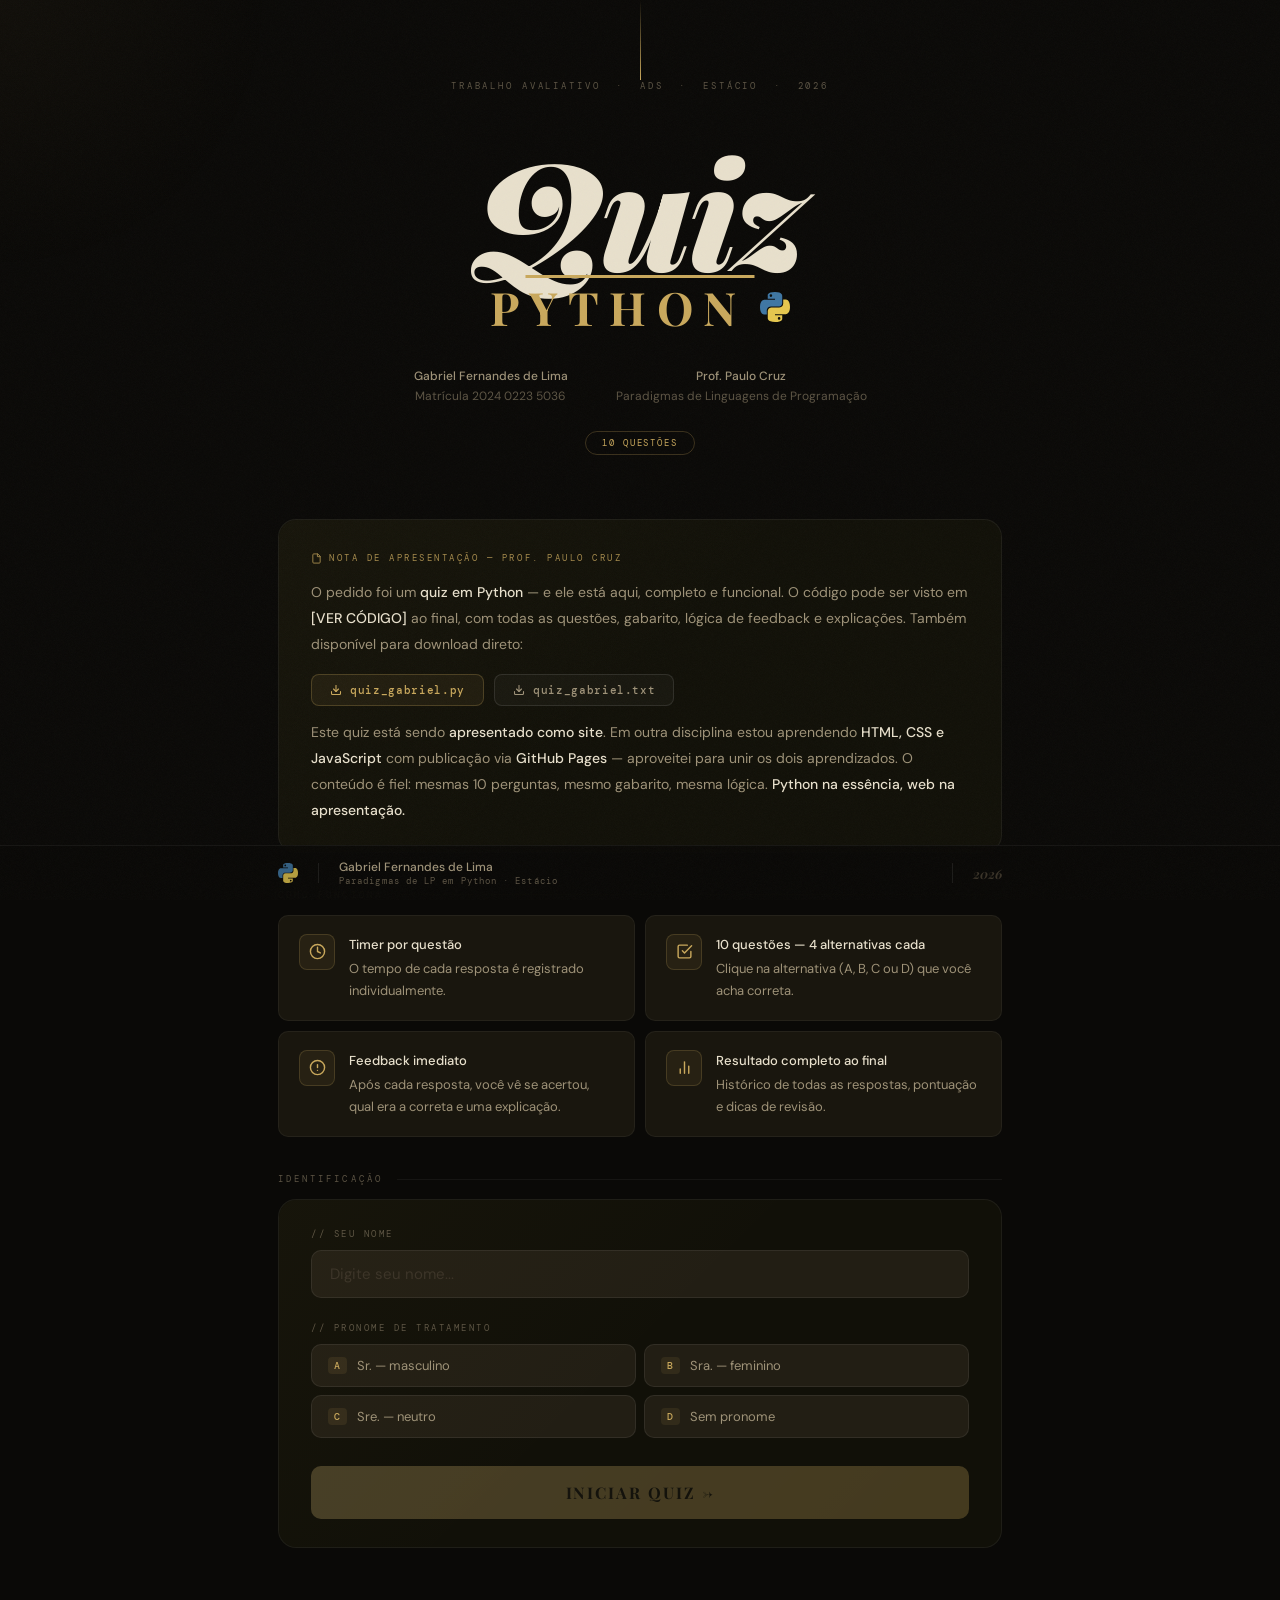
<file: index.html>
<!DOCTYPE html>
<html lang="pt-BR">
<head>
<meta charset="UTF-8">
<meta name="viewport" content="width=device-width,initial-scale=1.0">
<title>Quiz Python · Gabriel Fernandes de Lima</title>
<link rel="icon" type="image/svg+xml" href="data:image/svg+xml,%3Csvg xmlns='http://www.w3.org/2000/svg' viewBox='0 0 24 24'%3E%3Cpath fill='%234584b6' d='M11.914 0C5.82 0 6.2 2.656 6.2 2.656l.007 2.752h5.814v.826H3.89S0 5.789 0 11.969c0 6.18 3.403 5.96 3.403 5.96h2.031v-2.867s-.109-3.402 3.35-3.402h5.762s3.24.052 3.24-3.13V3.13S18.273 0 11.914 0z'/%3E%3Cpath fill='%23ffde57' d='M12.086 24c6.094 0 5.714-2.656 5.714-2.656l-.007-2.752H12v-.826h8.131S24 18.211 24 12.031c0-6.18-3.403-5.96-3.403-5.96h-2.031v2.867s.109 3.402-3.35 3.402H9.454s-3.24-.052-3.24 3.13V20.87S5.727 24 12.086 24z'/%3E%3C/svg%3E">
<link rel="preconnect" href="https://fonts.googleapis.com">
<link rel="preconnect" href="https://fonts.gstatic.com" crossorigin>
<link href="https://fonts.googleapis.com/css2?family=Playfair+Display:ital,wght@0,700;0,900;1,700;1,900&family=DM+Sans:ital,opsz,wght@0,9..40,300;0,9..40,400;0,9..40,500;1,9..40,300&family=DM+Mono:wght@400;500&display=swap" rel="stylesheet">
<link rel="stylesheet" href="styles.css">
</head>
<body>

<div id="cursor-glow"></div>

<div class="wrap">

<!-- ══ HEADER / HERO ══════════════════════ -->
<header class="site-header">
  <div class="hdr-eyebrow">Trabalho Avaliativo &nbsp;·&nbsp; ADS &nbsp;·&nbsp; Estácio &nbsp;·&nbsp; 2026</div>

  <h1 class="hdr-title">
    <span class="title-quiz">Quiz</span>
    <div class="title-py-row">
      <span class="title-python">Python</span>
      <svg class="title-py-svg" viewBox="0 0 24 24" xmlns="http://www.w3.org/2000/svg">
        <path fill="#4584b6" d="M11.914 0C5.82 0 6.2 2.656 6.2 2.656l.007 2.752h5.814v.826H3.89S0 5.789 0 11.969c0 6.18 3.403 5.96 3.403 5.96h2.031v-2.867s-.109-3.402 3.35-3.402h5.762s3.24.052 3.24-3.13V3.13S18.273 0 11.914 0zm-3.2 1.812a1.044 1.044 0 1 1 0 2.089 1.044 1.044 0 0 1 0-2.09z"/>
        <path fill="#ffde57" d="M12.086 24c6.094 0 5.714-2.656 5.714-2.656l-.007-2.752H12v-.826h8.131S24 18.211 24 12.031c0-6.18-3.403-5.96-3.403-5.96h-2.031v2.867s.109 3.402-3.35 3.402H9.454s-3.24-.052-3.24 3.13V20.87S5.727 24 12.086 24zm3.2-1.813a1.044 1.044 0 1 1 0-2.088 1.044 1.044 0 0 1 0 2.089z"/>
      </svg>
    </div>
  </h1>

  <div class="hdr-sub">
    <div class="hdr-meta-item">
      <strong>Gabriel Fernandes de Lima</strong>
      Matrícula 2024 0223 5036
    </div>
    <div class="hdr-meta-item">
      <strong>Prof. Paulo Cruz</strong>
      Paradigmas de Linguagens de Programação
    </div>
  </div>

  <div class="hdr-badge">10 questões</div>
</header>

<!-- ══ INTRO ══════════════════════════════ -->
<div class="screen active" id="screen-intro">

  <div class="card">
    <div class="prof-note">
      <div class="note-tag">
        <svg width="11" height="11" viewBox="0 0 24 24" fill="none" stroke="currentColor" stroke-width="2" stroke-linecap="round" stroke-linejoin="round"><path d="M14 2H6a2 2 0 0 0-2 2v16a2 2 0 0 0 2 2h12a2 2 0 0 0 2-2V8z"/><polyline points="14 2 14 8 20 8"/></svg>
        nota de apresentação — Prof. Paulo Cruz
      </div>
      <p>O pedido foi um <strong>quiz em Python</strong> — e ele está aqui, completo e funcional. O código pode ser visto em <strong>[VER CÓDIGO]</strong> ao final, com todas as questões, gabarito, lógica de feedback e explicações. Também disponível para download direto:</p>
      <div class="dl-row">
        <button class="dl-btn py" onclick="baixarPy()">
          <svg width="12" height="12" viewBox="0 0 24 24" fill="none" stroke="currentColor" stroke-width="2.2" stroke-linecap="round" stroke-linejoin="round"><path d="M21 15v4a2 2 0 0 1-2 2H5a2 2 0 0 1-2-2v-4"/><polyline points="7 10 12 15 17 10"/><line x1="12" y1="15" x2="12" y2="3"/></svg>
          quiz_gabriel.py
        </button>
        <button class="dl-btn txt" onclick="baixarTxt()">
          <svg width="12" height="12" viewBox="0 0 24 24" fill="none" stroke="currentColor" stroke-width="2.2" stroke-linecap="round" stroke-linejoin="round"><path d="M21 15v4a2 2 0 0 1-2 2H5a2 2 0 0 1-2-2v-4"/><polyline points="7 10 12 15 17 10"/><line x1="12" y1="15" x2="12" y2="3"/></svg>
          quiz_gabriel.txt
        </button>
      </div>
      <p>Este quiz está sendo <strong>apresentado como site</strong>. Em outra disciplina estou aprendendo <strong>HTML, CSS e JavaScript</strong> com publicação via <strong>GitHub Pages</strong> — aproveitei para unir os dois aprendizados. O conteúdo é fiel: mesmas 10 perguntas, mesmo gabarito, mesma lógica. <strong>Python na essência, web na apresentação.</strong></p>
    </div>
  </div>

  <div class="sec-label mt36">como funciona</div>

  <div class="how-it-works">
    <div class="how-item">
      <div class="how-icon">
        <svg width="17" height="17" viewBox="0 0 24 24" fill="none" stroke="currentColor" stroke-width="2" stroke-linecap="round" stroke-linejoin="round"><circle cx="12" cy="12" r="10"/><polyline points="12 6 12 12 16 14"/></svg>
      </div>
      <div class="how-text">
        <strong>Timer por questão</strong>
        O tempo de cada resposta é registrado individualmente.
      </div>
    </div>
    <div class="how-item">
      <div class="how-icon">
        <svg width="17" height="17" viewBox="0 0 24 24" fill="none" stroke="currentColor" stroke-width="2" stroke-linecap="round" stroke-linejoin="round"><path d="M9 11l3 3L22 4"/><path d="M21 12v7a2 2 0 0 1-2 2H5a2 2 0 0 1-2-2V5a2 2 0 0 1 2-2h11"/></svg>
      </div>
      <div class="how-text">
        <strong>10 questões — 4 alternativas cada</strong>
        Clique na alternativa (A, B, C ou D) que você acha correta.
      </div>
    </div>
    <div class="how-item">
      <div class="how-icon">
        <svg width="17" height="17" viewBox="0 0 24 24" fill="none" stroke="currentColor" stroke-width="2" stroke-linecap="round" stroke-linejoin="round"><circle cx="12" cy="12" r="10"/><line x1="12" y1="8" x2="12" y2="12"/><line x1="12" y1="16" x2="12.01" y2="16"/></svg>
      </div>
      <div class="how-text">
        <strong>Feedback imediato</strong>
        Após cada resposta, você vê se acertou, qual era a correta e uma explicação.
      </div>
    </div>
    <div class="how-item">
      <div class="how-icon">
        <svg width="17" height="17" viewBox="0 0 24 24" fill="none" stroke="currentColor" stroke-width="2" stroke-linecap="round" stroke-linejoin="round"><line x1="18" y1="20" x2="18" y2="10"/><line x1="12" y1="20" x2="12" y2="4"/><line x1="6" y1="20" x2="6" y2="14"/></svg>
      </div>
      <div class="how-text">
        <strong>Resultado completo ao final</strong>
        Histórico de todas as respostas, pontuação e dicas de revisão.
      </div>
    </div>
  </div>

  <div class="sec-label mt36">identificação</div>

  <div class="card form-card">
    <label class="field-lbl">// seu nome</label>
    <input class="field-input" type="text" id="input-nome" placeholder="Digite seu nome..." maxlength="40" autocomplete="off">

    <label class="field-lbl">// pronome de tratamento</label>
    <div class="pronome-grid">
      <button class="pronome-btn" data-pronome="Sr." onclick="selectPronome(this)"><span class="pk">A</span> Sr. — masculino</button>
      <button class="pronome-btn" data-pronome="Sra." onclick="selectPronome(this)"><span class="pk">B</span> Sra. — feminino</button>
      <button class="pronome-btn" data-pronome="Sre." onclick="selectPronome(this)"><span class="pk">C</span> Sre. — neutro</button>
      <button class="pronome-btn" data-pronome="" onclick="selectPronome(this)"><span class="pk">D</span> Sem pronome</button>
    </div>

    <button class="btn-start" id="btn-iniciar" onclick="iniciarQuiz()" disabled>Iniciar Quiz →</button>
  </div>

</div><!-- /intro -->

<!-- ══ QUESTÃO ═══════════════════════════ -->
<div class="screen" id="screen-questao">

  <div class="q-topbar">
    <div class="prog-wrap">
      <div class="prog-meta">
        <span id="prog-label">Pergunta 1 de 10</span>
        <span id="prog-pct">0%</span>
      </div>
      <div class="prog-track">
        <div class="prog-fill" id="prog-fill" style="width:0%"></div>
      </div>
    </div>
    <div class="chips">
      <div class="chip" id="placar-chip">0 acerto(s)</div>
      <div class="chip timer-chip" id="timer-display">00s</div>
    </div>
  </div>

  <div id="questao-anchor"></div>

  <div class="card q-card">
    <div class="q-header">
      <div class="q-num-badge">
        <span class="q-num-n" id="q-num-n">01</span>
        <span class="q-num-label">questão</span>
      </div>
      <div class="q-header-info">
        <div class="q-label" id="q-label-topico">—</div>
        <div class="q-text" id="q-text"></div>
      </div>
    </div>
    <pre class="q-code" id="q-code"></pre>
  </div>

  <div id="q-demo-pre"></div>

  <div class="alts" id="q-alts"></div>

  <div class="feedback-box" id="feedback-box">
    <div class="fb-title" id="feedback-title"></div>
    <div class="fb-text" id="feedback-text"></div>
    <div class="fb-dica" id="feedback-dica"></div>
  </div>

  <div id="q-demo-post"></div>

  <button class="btn-next" id="btn-proxima" onclick="proximaQuestao()" style="display:none">Próxima →</button>

</div><!-- /questao -->

<!-- ══ RESULTADO ══════════════════════════ -->
<div class="screen" id="screen-resultado">

  <div class="card result-hero">
    <div class="score-ring-wrap">
      <svg class="score-ring" viewBox="0 0 180 180">
        <circle class="ring-track" cx="90" cy="90" r="82"/>
        <circle class="ring-fill" id="ring-fill" cx="90" cy="90" r="82"/>
      </svg>
      <div class="score-inner">
        <span class="score-num" id="res-num">0</span>
        <span class="score-den">DE 10</span>
      </div>
    </div>
    <div class="res-reaction" id="res-reaction"></div>
    <div class="res-pct" id="res-pct"></div>
  </div>

  <div class="hist-card card">
    <div class="hist-hdr">
      <span>#</span><span>Tópico</span><span>Status</span><span>Resposta</span><span>Tempo</span>
    </div>
    <div id="historico-lista"></div>
  </div>

  <div class="tips-card" id="card-dicas">
    <div class="tips-label">para revisar</div>
    <div id="dicas-lista"></div>
  </div>

  <div class="card actions-card">
    <svg class="py-icon" width="40" height="40" viewBox="0 0 24 24">
      <path fill="#4584b6" d="M11.914 0C5.82 0 6.2 2.656 6.2 2.656l.007 2.752h5.814v.826H3.89S0 5.789 0 11.969c0 6.18 3.403 5.96 3.403 5.96h2.031v-2.867s-.109-3.402 3.35-3.402h5.762s3.24.052 3.24-3.13V3.13S18.273 0 11.914 0zm-3.2 1.812a1.044 1.044 0 1 1 0 2.089 1.044 1.044 0 0 1 0-2.09z"/>
      <path fill="#ffde57" d="M12.086 24c6.094 0 5.714-2.656 5.714-2.656l-.007-2.752H12v-.826h8.131S24 18.211 24 12.031c0-6.18-3.403-5.96-3.403-5.96h-2.031v2.867s.109 3.402-3.35 3.402H9.454s-3.24-.052-3.24 3.13V20.87S5.727 24 12.086 24zm3.2-1.813a1.044 1.044 0 1 1 0-2.088 1.044 1.044 0 0 1 0 2.089z"/>
    </svg>
    <div class="act-title">Obrigado por testar</div>
    <div class="act-sub">Continue estudando — o mundo da tecnologia espera por você.</div>
    <div class="blink-hint">↓ código-fonte, terminal e downloads abaixo ↓</div>
    <div class="act-btns">
      <button class="btn-act view" id="btn-toggle-codigo" onclick="toggleCodigo()">
        <svg width="13" height="13" viewBox="0 0 24 24" fill="none" stroke="currentColor" stroke-width="2.2" stroke-linecap="round" stroke-linejoin="round"><polyline points="16 18 22 12 16 6"/><polyline points="8 6 2 12 8 18"/></svg>
        VER CÓDIGO
      </button>
      <button class="btn-act term" id="btn-toggle-terminal" onclick="toggleTerminal()">
        <svg width="13" height="13" viewBox="0 0 24 24" fill="none" stroke="currentColor" stroke-width="2.2" stroke-linecap="round" stroke-linejoin="round"><polyline points="4 17 10 11 4 5"/><line x1="12" y1="19" x2="20" y2="19"/></svg>
        VER EM TERMINAL
      </button>
      <button class="btn-act dpy" onclick="baixarPy()">
        <svg width="13" height="13" viewBox="0 0 24 24" fill="none" stroke="currentColor" stroke-width="2.2" stroke-linecap="round" stroke-linejoin="round"><path d="M21 15v4a2 2 0 0 1-2 2H5a2 2 0 0 1-2-2v-4"/><polyline points="7 10 12 15 17 10"/><line x1="12" y1="15" x2="12" y2="3"/></svg>
        BAIXAR .PY
      </button>
      <button class="btn-act dtxt" onclick="baixarTxt()">
        <svg width="13" height="13" viewBox="0 0 24 24" fill="none" stroke="currentColor" stroke-width="2.2" stroke-linecap="round" stroke-linejoin="round"><path d="M21 15v4a2 2 0 0 1-2 2H5a2 2 0 0 1-2-2v-4"/><polyline points="7 10 12 15 17 10"/><line x1="12" y1="15" x2="12" y2="3"/></svg>
        BAIXAR .TXT
      </button>
      <button class="btn-act retry" onclick="reiniciar()">
        <svg width="13" height="13" viewBox="0 0 24 24" fill="none" stroke="currentColor" stroke-width="2.2" stroke-linecap="round" stroke-linejoin="round"><polyline points="1 4 1 10 7 10"/><path d="M3.51 15a9 9 0 1 0 .49-4.5"/></svg>
        TENTAR NOVAMENTE
      </button>
    </div>
  </div>

  <!-- CÓDIGO PYTHON -->
  <div class="code-section" id="section-codigo">
    <div class="code-header">
      <div class="code-header-left">
        <div class="code-dots">
          <span class="code-dot-r"></span>
          <span class="code-dot-y"></span>
          <span class="code-dot-g"></span>
        </div>
        quiz_gabriel.py
      </div>
      <button id="copy-btn" onclick="copiarCodigo()" style="display:flex;align-items:center;gap:6px;background:rgba(201,168,92,.08);border:1px solid rgba(201,168,92,.25);border-radius:6px;padding:5px 12px;color:var(--gold);font-family:var(--ff-mono);font-size:10px;letter-spacing:.1em;cursor:pointer;transition:all var(--t);" onmouseover="this.style.background='rgba(201,168,92,.14)'" onmouseout="this.style.background='rgba(201,168,92,.08)'">
        <svg width="11" height="11" viewBox="0 0 24 24" fill="none" stroke="currentColor" stroke-width="2.2" stroke-linecap="round" stroke-linejoin="round"><rect x="9" y="9" width="13" height="13" rx="2"/><path d="M5 15H4a2 2 0 0 1-2-2V4a2 2 0 0 1 2-2h9a2 2 0 0 1 2 2v1"/></svg>
        <span id="copy-label">Copiar</span>
      </button>
    </div>
    <div class="code-scroll">
      <pre id="codigo-block" style="font-family:var(--ff-mono);font-size:12px;color:var(--cream);line-height:1.9;white-space:pre;"></pre>
    </div>
  </div>

  <!-- TERMINAL -->
  <div class="section-terminal" id="section-terminal">
    <div class="term-bar">
      <div class="code-dots">
        <span class="code-dot-r"></span>
        <span class="code-dot-y"></span>
        <span class="code-dot-g"></span>
      </div>
      <span>quiz_gabriel.py — terminal emulado</span>
    </div>
    <div id="term-output"></div>
    <div class="term-input-row">
      <span id="term-prompt">$</span>
      <input id="term-input" type="text" disabled placeholder="inicializando..." autocomplete="off" spellcheck="false">
    </div>
  </div>

  <!-- GABARITO -->
  <div class="gab-section" id="section-gabarito">
    <div class="gab-header">
      <svg width="12" height="12" viewBox="0 0 24 24" fill="none" stroke="currentColor" stroke-width="2" stroke-linecap="round" stroke-linejoin="round"><path d="M9 11l3 3L22 4"/></svg>
      gabarito — todas as questões
    </div>

    <div class="gab-item" onclick="toggleGab(this)">
      <div class="gab-trigger"><span class="gab-qn">Q01</span><span class="gab-q">Qual NÃO é uma característica do Python</span><span class="gab-ans">C</span><span class="gab-arrow">▾</span></div>
      <div class="gab-body"><div class="gab-inner">
        <div class="gab-correta"><span class="gab-correta-lbl">Resposta correta</span><span class="gab-correta-letra">C</span><span class="gab-correta-txt">Tipagem ESTÁTICA — o tipo da variável deve ser declarado antes do uso.</span></div>
        <div class="gab-src">📖 Tema 3, pp. 4-5 e 15 — Características da linguagem Python</div>
        <div class="gab-exp">Python tem tipagem <strong>DINÂMICA</strong>, não estática. Você não declara o tipo — ele é inferido automaticamente na execução. Exemplo: <code>x = 10</code> → Python já sabe que x é inteiro. As opções A, B e D são características VERDADEIRAS do Python.</div>
      </div></div>
    </div>
    <div class="gab-item" onclick="toggleGab(this)">
      <div class="gab-trigger"><span class="gab-qn">Q02</span><span class="gab-q">Paradigma que especifica passo a passo como resolver um problema</span><span class="gab-ans">D</span><span class="gab-arrow">▾</span></div>
      <div class="gab-body"><div class="gab-inner">
        <div class="gab-correta"><span class="gab-correta-lbl">Resposta correta</span><span class="gab-correta-letra">D</span><span class="gab-correta-txt">Paradigma Imperativo.</span></div>
        <div class="gab-src">📖 Tema 2, pp. 28-30 — Paradigma imperativo</div>
        <div class="gab-exp">O paradigma <strong>IMPERATIVO</strong> foca em COMO fazer, descrevendo comandos passo a passo. É dependente da arquitetura do computador e inclui os sub-paradigmas: estruturado, orientado a objetos e concorrente.</div>
      </div></div>
    </div>
    <div class="gab-item" onclick="toggleGab(this)">
      <div class="gab-trigger"><span class="gab-qn">Q03</span><span class="gab-q">Indentação e blocos — o segundo print é executado?</span><span class="gab-ans">C</span><span class="gab-arrow">▾</span></div>
      <div class="gab-body"><div class="gab-inner">
        <div class="gab-correta"><span class="gab-correta-lbl">Resposta correta</span><span class="gab-correta-letra">C</span><span class="gab-correta-txt">Sim, pois está FORA do bloco if (mesmo nível do if).</span></div>
        <div class="gab-src">📖 Tema 4, pp. 3-5 | Tema 3, p. 9 — Indentação e blocos</div>
        <div class="gab-exp">Em Python, a <strong>INDENTAÇÃO</strong> define os blocos. O segundo print está no mesmo nível do if — portanto está fora do bloco. Logo, ele roda SEMPRE, independente da condição.</div>
      </div></div>
    </div>
    <div class="gab-item" onclick="toggleGab(this)">
      <div class="gab-trigger"><span class="gab-qn">Q04</span><span class="gab-q">Afirmativas corretas sobre o compilador</span><span class="gab-ans">B</span><span class="gab-arrow">▾</span></div>
      <div class="gab-body"><div class="gab-inner">
        <div class="gab-correta"><span class="gab-correta-lbl">Resposta correta</span><span class="gab-correta-letra">B</span><span class="gab-correta-txt">I, II e IV.</span></div>
        <div class="gab-src">📖 Tema 2, pp. 35-38 e 41 — Compilador x Interpretador</div>
        <div class="gab-exp"><strong>I. CORRETA</strong> — código otimizado. <strong>II. CORRETA</strong> — fluxo: fonte → Assembly → código-objeto. <strong>III. ERRADA</strong> — compilado é MAIS RÁPIDO. <strong>IV. CORRETA</strong> — depuração mais demorada.</div>
      </div></div>
    </div>
    <div class="gab-item" onclick="toggleGab(this)">
      <div class="gab-trigger"><span class="gab-qn">Q05</span><span class="gab-q">Forma correta de ler idade com input()</span><span class="gab-ans">B</span><span class="gab-arrow">▾</span></div>
      <div class="gab-body"><div class="gab-inner">
        <div class="gab-correta"><span class="gab-correta-lbl">Resposta correta</span><span class="gab-correta-letra">B</span><span class="gab-correta-txt">idade = int(input('Digite sua idade: '))</span></div>
        <div class="gab-src">📖 Tema 3, pp. 45-48 — Entrada de dados com input() e conversão de tipos</div>
        <div class="gab-exp"><code>input()</code> <strong>sempre retorna string</strong>. Para calcular, converta com <code>int()</code>. A e D mantêm como texto. C com <code>float()</code> funcionaria, mas <code>int()</code> é o correto para idade inteira.</div>
      </div></div>
    </div>
    <div class="gab-item" onclick="toggleGab(this)">
      <div class="gab-trigger"><span class="gab-qn">Q06</span><span class="gab-q">Python, Assembly e abstração</span><span class="gab-ans">D</span><span class="gab-arrow">▾</span></div>
      <div class="gab-body"><div class="gab-inner">
        <div class="gab-correta"><span class="gab-correta-lbl">Resposta correta</span><span class="gab-correta-letra">D</span><span class="gab-correta-txt">Um programa em Python (alto nível) tem menos linhas que o equivalente em Assembly, aumentando a abstração.</span></div>
        <div class="gab-src">📖 Tema 2, pp. 5-6 — Classificação das linguagens e papel da abstração</div>
        <div class="gab-exp">Python é de alto nível: um comando representa dezenas de instruções em Assembly. Isso é abstração. A linguagem de máquina (binário) é a nativa do computador — não o Assembly.</div>
      </div></div>
    </div>
    <div class="gab-item" onclick="toggleGab(this)">
      <div class="gab-trigger"><span class="gab-qn">Q07</span><span class="gab-q">Definição de linguagem de alto nível</span><span class="gab-ans">C</span><span class="gab-arrow">▾</span></div>
      <div class="gab-body"><div class="gab-inner">
        <div class="gab-correta"><span class="gab-correta-lbl">Resposta correta</span><span class="gab-correta-letra">C</span><span class="gab-correta-txt">É abstrata, não exige que o programador conheça detalhes do hardware, e um comando equivale a várias instruções de máquina.</span></div>
        <div class="gab-src">📖 Tema 2, pp. 10-11 — Linguagens de alto e baixo nível</div>
        <div class="gab-exp">Alto nível = abstração. O programador não precisa conhecer registradores ou endereços de memória. Um comando gera várias instruções de máquina por baixo.</div>
      </div></div>
    </div>
    <div class="gab-item" onclick="toggleGab(this)">
      <div class="gab-trigger"><span class="gab-qn">Q08</span><span class="gab-q">Escopo local e global de variáveis</span><span class="gab-ans">B</span><span class="gab-arrow">▾</span></div>
      <div class="gab-body"><div class="gab-inner">
        <div class="gab-correta"><span class="gab-correta-lbl">Resposta correta</span><span class="gab-correta-letra">B</span><span class="gab-correta-txt">O programa imprimirá 1 e 10, pois a variável x dentro da função é local e a de fora é global.</span></div>
        <div class="gab-src">📖 Tema 3, pp. 19-21 — Escopo local e global de variáveis</div>
        <div class="gab-exp">O <code>x = 1</code> dentro de <code>func()</code> é local — existe só dentro dela. O <code>x = 10</code> fora é global. Eles coexistem sem conflito: a função imprime 1 e o print externo imprime 10.</div>
      </div></div>
    </div>
    <div class="gab-item" onclick="toggleGab(this)">
      <div class="gab-trigger"><span class="gab-qn">Q09</span><span class="gab-q">for vs while — mesmo resultado, controle diferente</span><span class="gab-ans">B</span><span class="gab-arrow">▾</span></div>
      <div class="gab-body"><div class="gab-inner">
        <div class="gab-correta"><span class="gab-correta-lbl">Resposta correta</span><span class="gab-correta-letra">B</span><span class="gab-correta-txt">O Código 1 imprime de 0 a 2, e o Código 2 tem o mesmo resultado, mas depende de uma variável de controle explícita.</span></div>
        <div class="gab-src">📖 Tema 4, pp. 8-9 e 13-14 — for com range() e while com variável de controle</div>
        <div class="gab-exp">Ambos imprimem 0, 1, 2. O <code>for</code> gerencia o contador automaticamente. O <code>while</code> exige declarar <code>i = 0</code>, escrever a condição e incrementar <code>i += 1</code> manualmente.</div>
      </div></div>
    </div>
    <div class="gab-item" onclick="toggleGab(this)">
      <div class="gab-trigger"><span class="gab-qn">Q10</span><span class="gab-q">Sintaxe correta para importar módulos</span><span class="gab-ans">A</span><span class="gab-arrow">▾</span></div>
      <div class="gab-body"><div class="gab-inner">
        <div class="gab-correta"><span class="gab-correta-lbl">Resposta correta</span><span class="gab-correta-letra">A</span><span class="gab-correta-txt">Para usar a função sqrt, é necessário digitar import math e depois chamar math.sqrt().</span></div>
        <div class="gab-src">📖 Tema 4, pp. 47-48 — Importação de módulos e biblioteca padrão</div>
        <div class="gab-exp">Após <code>import math</code>, as funções precisam do prefixo: <code>math.sqrt()</code>. Chamar só <code>sqrt()</code> gera <code>NameError</code>. A biblioteca padrão só é carregada quando você a importa.</div>
      </div></div>
    </div>
  </div>

  <!-- TRANSPARÊNCIA IA -->
  <div class="ia-section">
    <div class="ia-header">
      <svg width="12" height="12" viewBox="0 0 24 24" fill="none" stroke="currentColor" stroke-width="2" stroke-linecap="round" stroke-linejoin="round"><circle cx="12" cy="12" r="10"/><line x1="12" y1="8" x2="12" y2="12"/><line x1="12" y1="16" x2="12.01" y2="16"/></svg>
      Transparência — uso de IA neste projeto
    </div>
    <div class="ia-body">

      <div style="margin-bottom:22px;">
        <div style="display:flex;justify-content:space-between;align-items:baseline;margin-bottom:8px;">
          <span style="font-family:var(--ff-mono);font-size:10px;color:var(--text2);letter-spacing:.08em;">CSS — styles.css</span>
          <span style="font-family:var(--ff-mono);font-size:10px;color:var(--text3);">10% IA · 90% manual</span>
        </div>
        <div style="height:4px;background:var(--ink3);border-radius:99px;overflow:hidden;">
          <div style="height:100%;width:100%;background:linear-gradient(90deg,var(--terracota) 20%,rgba(255,255,255,.07) 20%);border-radius:99px;"></div>
        </div>
        <div style="margin-top:14px;padding:12px 16px;background:rgba(181,96,74,.05);border-left:3px solid var(--terracota);border-radius:6px;font-size:13px;color:var(--text2);line-height:1.65;">
          IA foi usada como apoio criativo e para prototipagem inicial — enquanto toda a lógica, arquitetura e decisões de implementação foram feitas manualmente.
        </div>
      </div>

      <div style="height:1px;background:rgba(255,255,255,.05);margin-bottom:20px;"></div>

      <p style="font-family:var(--ff-mono);font-size:9px;letter-spacing:.22em;text-transform:uppercase;color:var(--terracota);margin-bottom:14px;">O que é aceitável fazer com IA — e o que vale mais feito à mão</p>

      <div style="display:grid;grid-template-columns:1fr 1fr;gap:10px;margin-bottom:14px;">
        <div style="background:rgba(181,96,74,.05);border:1px solid rgba(181,96,74,.18);border-radius:12px;padding:18px 20px;">
          <div style="font-family:var(--ff-mono);font-size:9px;letter-spacing:.2em;text-transform:uppercase;color:var(--terracota);margin-bottom:12px;">✦ IA como apoio</div>
          <ul style="list-style:none;display:flex;flex-direction:column;gap:9px;">
            <li style="font-size:13px;color:var(--text2);line-height:1.6;display:flex;gap:10px;"><span style="color:var(--terracota);flex-shrink:0;">→</span><span>Paleta, tokens de cor e combinações visuais</span></li>
            <li style="font-size:13px;color:var(--text2);line-height:1.6;display:flex;gap:10px;"><span style="color:var(--terracota);flex-shrink:0;">→</span><span>Recomendação de fontes para o tom desejado</span></li>
            <li style="font-size:13px;color:var(--text2);line-height:1.6;display:flex;gap:10px;"><span style="color:var(--terracota);flex-shrink:0;">→</span><span>Dicas estéticas sem impacto na lógica</span></li>
            <li style="font-size:13px;color:var(--text2);line-height:1.6;display:flex;gap:10px;"><span style="color:var(--terracota);flex-shrink:0;">→</span><span>Um hover sugerido — O que fez sentido foi integrado</span></li>
          </ul>
        </div>
        <div style="background:rgba(107,140,110,.05);border:1px solid rgba(107,140,110,.18);border-radius:12px;padding:18px 20px;">
          <div style="font-family:var(--ff-mono);font-size:9px;letter-spacing:.2em;text-transform:uppercase;color:var(--sage);margin-bottom:12px;">✦ Feito à mão</div>
          <ul style="list-style:none;display:flex;flex-direction:column;gap:9px;">
            <li style="font-size:13px;color:var(--text2);line-height:1.6;display:flex;gap:10px;"><span style="color:var(--sage);flex-shrink:0;">→</span><span>CSS e animações majoritariamente próprio</span></li>
            <li style="font-size:13px;color:var(--text2);line-height:1.6;display:flex;gap:10px;"><span style="color:var(--sage);flex-shrink:0;">→</span><span>Toda a arquitetura visual — hierarquia, grid, espaçamento</span></li>
            <li style="font-size:13px;color:var(--text2);line-height:1.6;display:flex;gap:10px;"><span style="color:var(--sage);flex-shrink:0;">→</span><span>JavaScript — fluxo do quiz, timer, terminal e Google Sheets</span></li>
            <li style="font-size:13px;color:var(--text2);line-height:1.6;display:flex;gap:10px;"><span style="color:var(--sage);flex-shrink:0;">→</span><span>10 questões, gabarito e explicações — conteúdo 100% autoral</span></li>
          </ul>
        </div>
      </div>

      <div style="padding:14px 18px;background:var(--ink2);border-radius:10px;font-size:12px;color:var(--text3);line-height:1.75;">
        Vale lembrar: o que está sendo avaliado aqui é o <strong style="color:var(--text2)">Python</strong> — o quiz_gabriel.py foi escrito 100% manualmente. O site é só a embalagem. Transparência não é desculpa — é parte do processo.
      </div>

    </div>
  </div>

</div><!-- /resultado -->

</div><!-- /wrap -->

<footer>
  <div class="footer-inner">
    <div class="footer-py">
      <svg width="20" height="20" viewBox="0 0 24 24" xmlns="http://www.w3.org/2000/svg">
        <path fill="#4584b6" d="M11.914 0C5.82 0 6.2 2.656 6.2 2.656l.007 2.752h5.814v.826H3.89S0 5.789 0 11.969c0 6.18 3.403 5.96 3.403 5.96h2.031v-2.867s-.109-3.402 3.35-3.402h5.762s3.24.052 3.24-3.13V3.13S18.273 0 11.914 0zm-3.2 1.812a1.044 1.044 0 1 1 0 2.089 1.044 1.044 0 0 1 0-2.09z"/>
        <path fill="#ffde57" d="M12.086 24c6.094 0 5.714-2.656 5.714-2.656l-.007-2.752H12v-.826h8.131S24 18.211 24 12.031c0-6.18-3.403-5.96-3.403-5.96h-2.031v2.867s.109 3.402-3.35 3.402H9.454s-3.24-.052-3.24 3.13V20.87S5.727 24 12.086 24zm3.2-1.813a1.044 1.044 0 1 1 0-2.088 1.044 1.044 0 0 1 0 2.089z"/>
      </svg>
    </div>
    <div class="footer-divider"></div>
    <div class="footer-info">
      <span class="footer-name">Gabriel Fernandes de Lima</span>
      <span class="footer-meta">Paradigmas de LP em Python · Estácio</span>
    </div>
    <div class="footer-divider"></div>
    <span class="footer-year">2026</span>
  </div>
</footer>

<script src="script.js"></script>

</body>
<!-- Desenvolvido por Gabriel F. de Lima (Deathnition) -->
</html>
</file>
<file: styles.css>
/* ━━━━━━━━━━━━━━━━━━━━━━━━━━━━━━━━━━━━━━━━━
   QUIZ PYTHON — Nova Identidade Visual
   Desenvolvido por Gabriel Fernandes de Lima
   Estilo: Editorial Escuro · Orgânico · Quente
━━━━━━━━━━━━━━━━━━━━━━━━━━━━━━━━━━━━━━━━━ */

@import url('https://fonts.googleapis.com/css2?family=Playfair+Display:ital,wght@0,700;0,900;1,700;1,900&family=DM+Sans:ital,wght@0,300;0,400;0,500;1,300&family=DM+Mono:wght@400;500&display=swap');

:root {
  /* ── paleta ── */
  --ink:         #0a0907;
  --ink1:        #111008;
  --ink2:        #19160e;
  --ink3:        #221e14;
  --ink4:        #2d2820;

  --paper:       #f5f0e8;
  --text:        #e8e0cc;
  --text2:       #9e9278;
  --text3:       #5c5444;
  --text4:       #3a3328;

  --gold:        #c9a85c;
  --gold2:       #e3c07a;
  --gold-glow:   rgba(201,168,92,.12);
  --gold-dim:    rgba(201,168,92,.06);

  --terracota:   #b5604a;
  --sage:        #6b8c6e;
  --cream:       #d4c9a8;

  --correct:     #7aaa7d;
  --correct-bg:  rgba(122,170,125,.08);
  --wrong:       #c06055;
  --wrong-bg:    rgba(192,96,85,.08);
  --warn:        #c9a85c;
  --warn-bg:     rgba(201,168,92,.08);

  /* ── tipografia ── */
  --ff-display:  'Playfair Display', Georgia, serif;
  --ff-body:     'DM Sans', sans-serif;
  --ff-mono:     'DM Mono', 'Cascadia Code', monospace;

  /* ── espaçamento ── */
  --r:    10px;
  --rl:   18px;
  --ease: cubic-bezier(.22,1,.36,1);
  --t:    .32s var(--ease);
}

/* ━━━━━━━━━━━━━━━━━━━━━━━━━━━━━━━━━━━━━━━━━
   RESET
━━━━━━━━━━━━━━━━━━━━━━━━━━━━━━━━━━━━━━━━━ */
*, *::before, *::after { box-sizing: border-box; margin: 0; padding: 0; }
html { scroll-behavior: smooth; }

body {
  font-family: var(--ff-body);
  background: var(--ink);
  color: var(--text);
  min-height: 100vh;
  overflow-x: hidden;
  -webkit-font-smoothing: antialiased;
  cursor: default;
}

/* grain texture */
body::after {
  content: '';
  position: fixed; inset: 0;
  background-image: url("data:image/svg+xml,%3Csvg viewBox='0 0 512 512' xmlns='http://www.w3.org/2000/svg'%3E%3Cfilter id='g'%3E%3CfeTurbulence type='fractalNoise' baseFrequency='0.75' numOctaves='4' stitchTiles='stitch'/%3E%3C/filter%3E%3Crect width='100%25' height='100%25' filter='url(%23g)'/%3E%3C/svg%3E");
  background-size: 256px;
  opacity: .032;
  pointer-events: none;
  z-index: 9999;
}

/* ── cursor glow suave dourado ── */
#cursor-glow {
  position: fixed;
  width: 600px; height: 600px;
  border-radius: 50%;
  background: radial-gradient(circle, rgba(201,168,92,.04) 0%, transparent 65%);
  transform: translate(-50%,-50%);
  pointer-events: none;
  z-index: 1;
  transition: opacity .5s;
}

/* ━━━━━━━━━━━━━━━━━━━━━━━━━━━━━━━━━━━━━━━━━
   LAYOUT WRAP
━━━━━━━━━━━━━━━━━━━━━━━━━━━━━━━━━━━━━━━━━ */
.wrap {
  position: relative; z-index: 2;
  max-width: 780px;
  margin: 0 auto;
  padding: 0 28px 140px;
}

/* ━━━━━━━━━━━━━━━━━━━━━━━━━━━━━━━━━━━━━━━━━
   HERO — ANIMAÇÃO DE ENTRADA
━━━━━━━━━━━━━━━━━━━━━━━━━━━━━━━━━━━━━━━━━ */
.site-header {
  padding: 80px 0 64px;
  text-align: center;
  position: relative;
}

/* linha decorativa no topo */
.site-header::before {
  content: '';
  position: absolute;
  top: 0; left: 50%;
  transform: translateX(-50%);
  width: 1px; height: 80px;
  background: linear-gradient(to bottom, transparent, var(--gold));
  animation: lineDown 1s var(--ease) .1s both;
}
@keyframes lineDown {
  from { height: 0; opacity: 0; }
  to   { height: 80px; opacity: 1; }
}

.hdr-eyebrow {
  font-family: var(--ff-mono);
  font-size: 9px;
  letter-spacing: .32em;
  text-transform: uppercase;
  color: var(--text3);
  margin-bottom: 44px;
  animation: fadeUp .8s var(--ease) .6s both;
}

/* ── QUIZ (letras grandes, serif itálico) ── */
.hdr-title {
  display: flex;
  flex-direction: column;
  align-items: center;
  gap: 0;
  line-height: 1;
  user-select: none;
}

.title-quiz {
  font-family: var(--ff-display);
  font-style: italic;
  font-weight: 900;
  font-size: clamp(80px, 16vw, 148px);
  color: var(--text);
  letter-spacing: -.02em;
  display: block;
  animation: quizReveal 1.1s var(--ease) .2s both;
  position: relative;
}

.title-quiz::after {
  content: '';
  position: absolute;
  bottom: 6px; left: 50%;
  transform: translateX(-50%);
  width: 0;
  height: 3px;
  background: var(--gold);
  animation: lineExpand 1s var(--ease) 1.1s both;
}
@keyframes lineExpand {
  from { width: 0; }
  to   { width: 70%; }
}

@keyframes quizReveal {
  0%   { opacity: 0; transform: translateY(40px) skewY(2deg); filter: blur(6px); }
  60%  { filter: blur(0); }
  100% { opacity: 1; transform: translateY(0) skewY(0); }
}

.title-py-row {
  display: flex;
  align-items: center;
  justify-content: center;
  gap: 14px;
  animation: pythonReveal 1s var(--ease) .55s both;
}

@keyframes pythonReveal {
  0%   { opacity: 0; transform: translateY(24px); }
  100% { opacity: 1; transform: translateY(0); }
}

.title-python {
  font-family: var(--ff-display);
  font-weight: 700;
  font-style: normal;
  font-size: clamp(28px, 5vw, 46px);
  color: var(--gold);
  letter-spacing: .22em;
  text-transform: uppercase;
}

.title-py-svg {
  width: 30px; height: 30px;
  opacity: .9;
  animation: svgSpin 1.2s var(--ease) 1s both;
  transform-origin: center;
}
@keyframes svgSpin {
  from { opacity: 0; transform: rotate(-90deg) scale(.5); }
  to   { opacity: .9; transform: rotate(0deg) scale(1); }
}

.hdr-sub {
  display: flex;
  justify-content: center;
  gap: 48px;
  flex-wrap: wrap;
  margin-top: 36px;
  animation: fadeUp .7s var(--ease) 1.2s both;
}
.hdr-meta-item {
  font-size: 12px;
  color: var(--text3);
  line-height: 1.7;
  text-align: center;
}
.hdr-meta-item strong {
  color: var(--text2);
  font-weight: 500;
  display: block;
}

.hdr-badge {
  display: inline-flex;
  align-items: center;
  gap: 6px;
  margin-top: 24px;
  padding: 5px 16px;
  border: 1px solid rgba(201,168,92,.25);
  border-radius: 999px;
  font-family: var(--ff-mono);
  font-size: 9px;
  letter-spacing: .22em;
  text-transform: uppercase;
  color: var(--gold);
  animation: fadeUp .6s var(--ease) 1.4s both;
}

/* ━━━━━━━━━━━━━━━━━━━━━━━━━━━━━━━━━━━━━━━━━
   SCREENS
━━━━━━━━━━━━━━━━━━━━━━━━━━━━━━━━━━━━━━━━━ */
.screen { display: none; }
.screen.active { display: block; animation: fadeUp .5s var(--ease) both; }

@keyframes fadeUp {
  from { opacity: 0; transform: translateY(18px); }
  to   { opacity: 1; transform: translateY(0); }
}

/* ━━━━━━━━━━━━━━━━━━━━━━━━━━━━━━━━━━━━━━━━━
   CARDS — BASE
━━━━━━━━━━━━━━━━━━━━━━━━━━━━━━━━━━━━━━━━━ */
.card {
  background: var(--ink1);
  border: 1px solid rgba(255,255,255,.06);
  border-radius: var(--rl);
  padding: 28px 32px;
  margin-bottom: 16px;
  position: relative;
  overflow: hidden;
  transition: border-color var(--t), transform var(--t), box-shadow var(--t);
}
.card::before {
  content: '';
  position: absolute;
  inset: 0;
  border-radius: inherit;
  background: linear-gradient(135deg, rgba(201,168,92,.03) 0%, transparent 50%);
  pointer-events: none;
}
.card:hover {
  border-color: rgba(201,168,92,.18);
  transform: translateY(-2px);
  box-shadow: 0 12px 40px rgba(0,0,0,.5), 0 0 0 1px rgba(201,168,92,.08);
}

/* ── nota do prof ── */
.prof-note {
  position: relative;
}
.note-tag {
  display: inline-flex;
  align-items: center;
  gap: 7px;
  font-family: var(--ff-mono);
  font-size: 9px;
  letter-spacing: .28em;
  text-transform: uppercase;
  color: var(--gold);
  margin-bottom: 16px;
  opacity: .8;
}
.prof-note p {
  font-size: 14px;
  color: var(--text2);
  line-height: 1.85;
  margin-bottom: 16px;
}
.prof-note p:last-child { margin-bottom: 0; }
.prof-note strong { color: var(--text); font-weight: 500; }

/* botões de download */
.dl-row {
  display: flex;
  gap: 10px;
  flex-wrap: wrap;
  margin: 14px 0;
}
.dl-btn {
  display: inline-flex;
  align-items: center;
  gap: 8px;
  padding: 8px 18px;
  border-radius: 8px;
  font-family: var(--ff-mono);
  font-size: 11px;
  letter-spacing: .06em;
  cursor: pointer;
  border: 1px solid;
  transition: all var(--t);
  font-weight: 500;
}
.dl-btn.py {
  background: rgba(201,168,92,.08);
  border-color: rgba(201,168,92,.25);
  color: var(--gold);
}
.dl-btn.txt {
  background: rgba(255,255,255,.03);
  border-color: rgba(255,255,255,.1);
  color: var(--text2);
}
.dl-btn:hover {
  transform: translateY(-1px);
  filter: brightness(1.15);
  box-shadow: 0 4px 16px rgba(0,0,0,.4);
}

/* ━━━━━━━━━━━━━━━━━━━━━━━━━━━━━━━━━━━━━━━━━
   SECTION LABEL
━━━━━━━━━━━━━━━━━━━━━━━━━━━━━━━━━━━━━━━━━ */
.sec-label {
  font-family: var(--ff-mono);
  font-size: 9px;
  letter-spacing: .34em;
  text-transform: uppercase;
  color: var(--text3);
  margin-bottom: 14px;
  display: flex;
  align-items: center;
  gap: 14px;
}
.sec-label::after {
  content: '';
  flex: 1;
  height: 1px;
  background: rgba(255,255,255,.05);
}
.mt36 { margin-top: 36px; }

/* ━━━━━━━━━━━━━━━━━━━━━━━━━━━━━━━━━━━━━━━━━
   HOW IT WORKS
━━━━━━━━━━━━━━━━━━━━━━━━━━━━━━━━━━━━━━━━━ */
.how-it-works {
  display: grid;
  grid-template-columns: 1fr 1fr;
  gap: 10px;
  margin-bottom: 0;
}
@media (max-width: 560px) { .how-it-works { grid-template-columns: 1fr; } }

.how-item {
  display: flex;
  gap: 14px;
  align-items: flex-start;
  padding: 18px 20px;
  background: var(--ink2);
  border: 1px solid rgba(255,255,255,.05);
  border-radius: var(--r);
  transition: border-color var(--t), background var(--t), transform var(--t);
}
.how-item:hover {
  border-color: rgba(201,168,92,.2);
  background: var(--ink3);
  transform: translateY(-2px);
}
.how-icon {
  width: 36px; height: 36px;
  border-radius: 8px;
  background: rgba(201,168,92,.08);
  border: 1px solid rgba(201,168,92,.2);
  display: flex; align-items: center; justify-content: center;
  flex-shrink: 0;
  color: var(--gold);
}
.how-text {
  font-size: 13px;
  color: var(--text2);
  line-height: 1.7;
}
.how-text strong {
  display: block;
  color: var(--text);
  font-weight: 500;
  margin-bottom: 2px;
  font-size: 13px;
}

/* ━━━━━━━━━━━━━━━━━━━━━━━━━━━━━━━━━━━━━━━━━
   FORM — IDENTIFICAÇÃO
━━━━━━━━━━━━━━━━━━━━━━━━━━━━━━━━━━━━━━━━━ */
.form-card { margin-top: 0; }

.field-lbl {
  display: block;
  font-family: var(--ff-mono);
  font-size: 9px;
  letter-spacing: .28em;
  text-transform: uppercase;
  color: var(--text3);
  margin-bottom: 10px;
}

.field-input {
  width: 100%;
  background: var(--ink3);
  border: 1px solid rgba(255,255,255,.07);
  border-radius: var(--r);
  padding: 13px 18px;
  color: var(--text);
  font-family: var(--ff-body);
  font-size: 15px;
  outline: none;
  margin-bottom: 24px;
  transition: border-color var(--t), box-shadow var(--t);
}
.field-input:focus {
  border-color: rgba(201,168,92,.45);
  box-shadow: 0 0 0 3px rgba(201,168,92,.08);
}
.field-input::placeholder { color: var(--text4); }

.pronome-grid {
  display: grid;
  grid-template-columns: 1fr 1fr;
  gap: 8px;
  margin-bottom: 28px;
}
@media (max-width: 480px) { .pronome-grid { grid-template-columns: 1fr; } }

.pronome-btn {
  display: flex;
  align-items: center;
  gap: 10px;
  padding: 12px 16px;
  background: var(--ink3);
  border: 1px solid rgba(255,255,255,.07);
  border-radius: var(--r);
  color: var(--text2);
  font-family: var(--ff-body);
  font-size: 13px;
  cursor: pointer;
  transition: all var(--t);
  text-align: left;
}
.pronome-btn:hover {
  border-color: rgba(201,168,92,.25);
  background: var(--ink4);
  color: var(--text);
}
.pronome-btn.selected {
  border-color: var(--gold);
  background: rgba(201,168,92,.08);
  color: var(--gold2);
  box-shadow: 0 0 0 1px rgba(201,168,92,.15) inset;
}
.pk {
  font-family: var(--ff-mono);
  font-size: 10px;
  font-weight: 500;
  color: var(--gold);
  background: rgba(201,168,92,.1);
  border-radius: 4px;
  padding: 2px 6px;
  letter-spacing: .05em;
}

/* ── BTN INICIAR ── */
.btn-start {
  width: 100%;
  padding: 16px;
  background: var(--gold);
  color: var(--ink);
  border: none;
  border-radius: var(--r);
  font-family: var(--ff-display);
  font-weight: 700;
  font-size: 16px;
  letter-spacing: .12em;
  text-transform: uppercase;
  cursor: pointer;
  transition: all var(--t);
  position: relative;
  overflow: hidden;
}
.btn-start::after {
  content: '';
  position: absolute;
  inset: 0;
  background: linear-gradient(135deg, rgba(255,255,255,.15), transparent);
}
.btn-start:hover:not(:disabled) {
  transform: translateY(-2px);
  box-shadow: 0 8px 28px rgba(201,168,92,.35);
  background: var(--gold2);
}
.btn-start:disabled {
  opacity: .28;
  cursor: not-allowed;
}

/* ━━━━━━━━━━━━━━━━━━━━━━━━━━━━━━━━━━━━━━━━━
   TOPBAR PROGRESSO
━━━━━━━━━━━━━━━━━━━━━━━━━━━━━━━━━━━━━━━━━ */
.q-topbar {
  position: sticky;
  top: 0; z-index: 100;
  background: rgba(10,9,7,.92);
  backdrop-filter: blur(20px);
  -webkit-backdrop-filter: blur(20px);
  border-bottom: 1px solid rgba(255,255,255,.05);
  padding: 14px 0;
  margin: 0 -28px 24px;
  padding-left: 28px; padding-right: 28px;
  display: flex;
  align-items: center;
  justify-content: space-between;
  gap: 20px;
}

.prog-wrap { flex: 1; }
.prog-meta {
  display: flex;
  justify-content: space-between;
  font-family: var(--ff-mono);
  font-size: 10px;
  color: var(--text3);
  letter-spacing: .06em;
  margin-bottom: 7px;
}
.prog-track {
  height: 3px;
  background: rgba(255,255,255,.06);
  border-radius: 99px;
  overflow: hidden;
}
.prog-fill {
  height: 100%;
  background: linear-gradient(90deg, var(--gold), var(--gold2));
  border-radius: 99px;
  transition: width .5s var(--ease);
  box-shadow: 0 0 8px rgba(201,168,92,.5);
}

.chips { display: flex; gap: 8px; align-items: center; flex-shrink: 0; }
.chip {
  padding: 5px 12px;
  background: var(--ink2);
  border: 1px solid rgba(255,255,255,.07);
  border-radius: 999px;
  font-family: var(--ff-mono);
  font-size: 10px;
  color: var(--text2);
  letter-spacing: .04em;
  white-space: nowrap;
}
.timer-chip {
  color: var(--gold);
  border-color: rgba(201,168,92,.2);
  background: rgba(201,168,92,.05);
}

/* ━━━━━━━━━━━━━━━━━━━━━━━━━━━━━━━━━━━━━━━━━
   CARD DA QUESTÃO
━━━━━━━━━━━━━━━━━━━━━━━━━━━━━━━━━━━━━━━━━ */
.q-card {
  border-color: rgba(201,168,92,.12);
  padding: 28px 30px;
  margin-bottom: 14px;
}
.q-card:hover { transform: none; } /* sem hover lift no card da questão */

.q-header {
  display: flex;
  gap: 20px;
  align-items: flex-start;
}

.q-num-badge {
  display: flex;
  flex-direction: column;
  align-items: center;
  justify-content: center;
  min-width: 54px;
  height: 54px;
  border: 1px solid rgba(201,168,92,.25);
  border-radius: 10px;
  background: rgba(201,168,92,.06);
  flex-shrink: 0;
}
.q-num-n {
  font-family: var(--ff-display);
  font-weight: 900;
  font-size: 20px;
  color: var(--gold);
  line-height: 1;
}
.q-num-label {
  font-family: var(--ff-mono);
  font-size: 7px;
  letter-spacing: .15em;
  text-transform: uppercase;
  color: var(--text3);
}

.q-header-info { flex: 1; }
.q-label {
  font-family: var(--ff-mono);
  font-size: 9px;
  letter-spacing: .22em;
  text-transform: uppercase;
  color: var(--gold);
  opacity: .7;
  margin-bottom: 8px;
}
.q-text {
  font-size: 16px;
  color: var(--text);
  line-height: 1.65;
  font-weight: 400;
}

.q-code {
  font-family: var(--ff-mono);
  font-size: 12.5px;
  background: var(--ink3);
  border: 1px solid rgba(255,255,255,.06);
  border-left: 3px solid var(--gold);
  border-radius: var(--r);
  padding: 16px 20px;
  margin-top: 20px;
  line-height: 1.8;
  color: var(--cream);
  white-space: pre;
  overflow-x: auto;
}

/* ━━━━━━━━━━━━━━━━━━━━━━━━━━━━━━━━━━━━━━━━━
   ALTERNATIVAS
━━━━━━━━━━━━━━━━━━━━━━━━━━━━━━━━━━━━━━━━━ */
.alts {
  display: flex;
  flex-direction: column;
  gap: 9px;
  margin-bottom: 16px;
}

.alt-btn {
  display: flex;
  align-items: flex-start;
  gap: 14px;
  width: 100%;
  padding: 16px 20px;
  background: var(--ink1);
  border: 1px solid rgba(255,255,255,.07);
  border-radius: var(--r);
  color: var(--text2);
  font-family: var(--ff-body);
  font-size: 14px;
  text-align: left;
  cursor: pointer;
  line-height: 1.55;
  transition: all var(--t);
  position: relative;
  overflow: hidden;
}
.alt-btn::before {
  content: '';
  position: absolute;
  inset: 0;
  background: radial-gradient(circle at var(--mx, 50%) var(--my, 50%), rgba(201,168,92,.07), transparent 65%);
  opacity: 0;
  transition: opacity .3s;
}
.alt-btn:hover::before { opacity: 1; }
.alt-btn:hover:not(:disabled) {
  border-color: rgba(201,168,92,.28);
  background: var(--ink2);
  color: var(--text);
  transform: translateX(4px);
}
.alt-btn:disabled { cursor: default; }

.alt-letter {
  font-family: var(--ff-display);
  font-weight: 700;
  font-size: 15px;
  color: var(--gold);
  min-width: 20px;
  flex-shrink: 0;
  line-height: 1.3;
}

.alt-btn.correct {
  border-color: var(--correct) !important;
  background: var(--correct-bg) !important;
  color: var(--correct) !important;
}
.alt-btn.correct .alt-letter { color: var(--correct); }

.alt-btn.wrong {
  border-color: var(--wrong) !important;
  background: var(--wrong-bg) !important;
  color: var(--wrong) !important;
}
.alt-btn.wrong .alt-letter { color: var(--wrong); }

/* ━━━━━━━━━━━━━━━━━━━━━━━━━━━━━━━━━━━━━━━━━
   FEEDBACK BOX
━━━━━━━━━━━━━━━━━━━━━━━━━━━━━━━━━━━━━━━━━ */
.feedback-box {
  display: none;
  padding: 22px 26px;
  border-radius: var(--r);
  border: 1px solid;
  margin-bottom: 16px;
  animation: feedbackIn .4s var(--ease) both;
}
@keyframes feedbackIn {
  from { opacity: 0; transform: translateY(10px); }
  to   { opacity: 1; transform: translateY(0); }
}
.feedback-box.show { display: block; }
.feedback-box.acertou {
  background: var(--correct-bg);
  border-color: rgba(122,170,125,.3);
}
.feedback-box.errou {
  background: var(--wrong-bg);
  border-color: rgba(192,96,85,.3);
}

.fb-title {
  font-weight: 600;
  font-size: 14px;
  margin-bottom: 10px;
  font-family: var(--ff-display);
  font-style: italic;
}
.feedback-box.acertou .fb-title { color: var(--correct); }
.feedback-box.errou .fb-title   { color: var(--wrong); }

.fb-text {
  font-size: 13.5px;
  color: var(--text2);
  line-height: 1.75;
}
.fb-dica {
  font-family: var(--ff-mono);
  font-size: 11px;
  color: var(--text3);
  margin-top: 10px;
  line-height: 1.5;
}

/* ── btn próxima ── */
.btn-next {
  display: flex;
  align-items: center;
  justify-content: center;
  gap: 8px;
  width: 100%;
  padding: 15px;
  background: transparent;
  border: 1px solid rgba(201,168,92,.3);
  border-radius: var(--r);
  color: var(--gold);
  font-family: var(--ff-display);
  font-weight: 700;
  font-style: italic;
  font-size: 15px;
  letter-spacing: .06em;
  cursor: pointer;
  transition: all var(--t);
}
.btn-next:hover {
  background: rgba(201,168,92,.08);
  border-color: var(--gold);
  transform: translateY(-1px);
  box-shadow: 0 6px 24px rgba(201,168,92,.18);
}

/* ━━━━━━━━━━━━━━━━━━━━━━━━━━━━━━━━━━━━━━━━━
   RESULTADO — HERO CARD
━━━━━━━━━━━━━━━━━━━━━━━━━━━━━━━━━━━━━━━━━ */
.result-hero {
  text-align: center;
  padding: 48px 32px;
  background: var(--ink1);
  border: 1px solid rgba(201,168,92,.12);
  position: relative;
  overflow: hidden;
  border-radius: var(--rl);
  margin-bottom: 16px;
}
.result-hero::after {
  content: '';
  position: absolute;
  top: 0; left: 0; right: 0;
  height: 1px;
  background: linear-gradient(90deg, transparent, var(--gold), transparent);
}

.score-ring-wrap {
  position: relative;
  width: 160px;
  height: 160px;
  margin: 0 auto 24px;
}
.score-ring-wrap::before {
  content: '';
  position: absolute;
  inset: -20px;
  border-radius: 50%;
  background: radial-gradient(circle, var(--ring-glow, rgba(201,168,92,.06)), transparent 70%);
}

.score-ring { width: 160px; height: 160px; transform: rotate(-90deg); }
.ring-track {
  fill: none;
  stroke: rgba(255,255,255,.05);
  stroke-width: 6;
}
.ring-fill {
  fill: none;
  stroke: var(--gold);
  stroke-width: 6;
  stroke-linecap: round;
  transition: stroke-dashoffset 1.2s var(--ease);
}
.score-inner {
  position: absolute;
  inset: 0;
  display: flex;
  flex-direction: column;
  align-items: center;
  justify-content: center;
}
.score-num {
  font-family: var(--ff-display);
  font-size: 52px;
  font-weight: 900;
  color: var(--gold);
  line-height: 1;
}
.score-den {
  font-family: var(--ff-mono);
  font-size: 10px;
  letter-spacing: .18em;
  color: var(--text3);
  margin-top: 2px;
}
.res-reaction {
  font-family: var(--ff-display);
  font-style: italic;
  font-size: 20px;
  font-weight: 700;
  color: var(--gold);
  margin-bottom: 6px;
}
.res-pct {
  font-family: var(--ff-mono);
  font-size: 11px;
  color: var(--text3);
  letter-spacing: .1em;
}

/* ━━━━━━━━━━━━━━━━━━━━━━━━━━━━━━━━━━━━━━━━━
   HISTÓRICO
━━━━━━━━━━━━━━━━━━━━━━━━━━━━━━━━━━━━━━━━━ */
.hist-card {
  padding: 0;
  overflow: hidden;
}
.hist-hdr {
  display: grid;
  grid-template-columns: 44px 1fr 70px 70px 52px;
  gap: 0;
  padding: 12px 20px;
  background: var(--ink3);
  border-bottom: 1px solid rgba(255,255,255,.05);
  font-family: var(--ff-mono);
  font-size: 9px;
  letter-spacing: .2em;
  text-transform: uppercase;
  color: var(--text3);
}
.hist-row {
  display: grid;
  grid-template-columns: 44px 1fr 70px 70px 52px;
  gap: 0;
  padding: 13px 20px;
  border-bottom: 1px solid rgba(255,255,255,.04);
  font-size: 12.5px;
  color: var(--text2);
  align-items: center;
  animation: fadeUp .4s var(--ease) both;
  transition: background var(--t);
}
.hist-row:hover { background: rgba(255,255,255,.02); }
.hist-row:last-child { border-bottom: none; }
.hist-q {
  font-family: var(--ff-mono);
  font-size: 11px;
  color: var(--gold);
  opacity: .7;
}
.hist-status { font-size: 11px; }
.hist-row.certo .hist-status { color: var(--correct); }
.hist-row.errou .hist-status { color: var(--wrong); }
.hist-detail { font-family: var(--ff-mono); font-size: 11px; }
.hist-time {
  font-family: var(--ff-mono);
  font-size: 11px;
  color: var(--text3);
  text-align: right;
}

/* ── tips / dicas ── */
.tips-card {
  background: var(--ink1);
  border: 1px solid rgba(181,96,74,.22);
  border-radius: var(--rl);
  padding: 20px 26px;
  margin-bottom: 16px;
}
.tips-label {
  font-family: var(--ff-mono);
  font-size: 9px;
  letter-spacing: .28em;
  text-transform: uppercase;
  color: var(--terracota);
  margin-bottom: 14px;
}
.dica-item {
  display: flex;
  gap: 12px;
  font-size: 12.5px;
  color: var(--text2);
  padding: 10px 0;
  border-bottom: 1px solid rgba(255,255,255,.04);
  line-height: 1.5;
}
.dica-item:last-child { border-bottom: none; }
.dica-q {
  font-family: var(--ff-mono);
  font-size: 11px;
  color: var(--terracota);
  flex-shrink: 0;
  padding-top: 1px;
}

/* ━━━━━━━━━━━━━━━━━━━━━━━━━━━━━━━━━━━━━━━━━
   AÇÕES PÓS-RESULTADO
━━━━━━━━━━━━━━━━━━━━━━━━━━━━━━━━━━━━━━━━━ */
.actions-card {
  text-align: center;
  padding: 40px 32px;
}
.py-icon {
  margin: 0 auto 20px;
  display: block;
  opacity: .8;
}
.act-title {
  font-family: var(--ff-display);
  font-weight: 900;
  font-size: 22px;
  letter-spacing: .04em;
  color: var(--text);
  margin-bottom: 8px;
}
.act-sub {
  font-size: 14px;
  color: var(--text2);
  margin-bottom: 6px;
}
.blink-hint {
  font-family: var(--ff-mono);
  font-size: 10px;
  letter-spacing: .1em;
  color: var(--text3);
  animation: pulse 2s ease-in-out infinite;
  margin-bottom: 24px;
}
@keyframes pulse {
  0%, 100% { opacity: .4; }
  50%       { opacity: 1; }
}

.act-btns {
  display: flex;
  flex-wrap: wrap;
  gap: 10px;
  justify-content: center;
}

.btn-act {
  display: inline-flex;
  align-items: center;
  gap: 8px;
  padding: 11px 20px;
  border-radius: var(--r);
  font-family: var(--ff-mono);
  font-size: 11px;
  letter-spacing: .1em;
  font-weight: 500;
  cursor: pointer;
  border: 1px solid;
  transition: all var(--t);
}
.btn-act:hover {
  transform: translateY(-2px);
  box-shadow: 0 6px 20px rgba(0,0,0,.4);
}
.btn-act.view  { background: rgba(201,168,92,.08); border-color: rgba(201,168,92,.3);  color: var(--gold); }
.btn-act.term  { background: rgba(107,140,110,.08); border-color: rgba(107,140,110,.3); color: var(--sage); }
.btn-act.dpy   { background: rgba(181,96,74,.08);  border-color: rgba(181,96,74,.3);   color: var(--terracota); }
.btn-act.dtxt  { background: rgba(255,255,255,.03); border-color: rgba(255,255,255,.12); color: var(--text2); }
.btn-act.retry { background: rgba(201,168,92,.1); border-color: var(--gold); color: var(--gold2); }

/* ━━━━━━━━━━━━━━━━━━━━━━━━━━━━━━━━━━━━━━━━━
   GABARITO
━━━━━━━━━━━━━━━━━━━━━━━━━━━━━━━━━━━━━━━━━ */
.gab-section {
  background: var(--ink1);
  border: 1px solid rgba(255,255,255,.06);
  border-radius: var(--rl);
  overflow: hidden;
  margin-bottom: 16px;
  display: none;
}
.gab-section.visible { display: block; }

.gab-header {
  padding: 16px 24px;
  background: var(--ink2);
  border-bottom: 1px solid rgba(255,255,255,.05);
  font-family: var(--ff-mono);
  font-size: 9px;
  letter-spacing: .28em;
  text-transform: uppercase;
  color: var(--gold);
  display: flex;
  align-items: center;
  gap: 10px;
}

.gab-item { border-bottom: 1px solid rgba(255,255,255,.04); }
.gab-item:last-child { border-bottom: none; }

.gab-trigger {
  display: flex;
  align-items: center;
  gap: 12px;
  padding: 14px 22px;
  cursor: pointer;
  transition: background var(--t);
}
.gab-trigger:hover { background: rgba(255,255,255,.02); }
.gab-qn { font-family: var(--ff-mono); font-size: 10px; color: var(--gold); opacity:.7; min-width: 32px; }
.gab-q  { flex: 1; font-size: 12.5px; color: var(--text2); }
.gab-ans {
  font-family: var(--ff-display);
  font-weight: 700;
  font-size: 14px;
  color: var(--gold);
  width: 22px; text-align: center;
}
.gab-arrow { color: var(--text3); font-size: 11px; transition: transform var(--t); }
.gab-item.open .gab-arrow { transform: rotate(180deg); }

.gab-body {
  max-height: 0;
  overflow: hidden;
  transition: max-height .4s var(--ease);
}
.gab-item.open .gab-body { max-height: 400px; }
.gab-inner {
  padding: 16px 22px 20px;
  background: var(--ink2);
  border-top: 1px solid rgba(255,255,255,.04);
}
.gab-correta {
  display: flex;
  align-items: center;
  gap: 10px;
  margin-bottom: 12px;
}
.gab-correta-lbl {
  font-family: var(--ff-mono);
  font-size: 8px;
  letter-spacing: .18em;
  text-transform: uppercase;
  color: var(--text3);
}
.gab-correta-letra {
  width: 24px; height: 24px;
  border-radius: 6px;
  background: rgba(122,170,125,.15);
  border: 1px solid var(--correct);
  display: flex; align-items: center; justify-content: center;
  font-family: var(--ff-display);
  font-weight: 700;
  font-size: 13px;
  color: var(--correct);
}
.gab-correta-txt { font-size: 13px; color: var(--text); }
.gab-src { font-family: var(--ff-mono); font-size: 10px; color: var(--text3); margin-bottom: 10px; }
.gab-exp { font-size: 13px; color: var(--text2); line-height: 1.7; }
.gab-exp code {
  font-family: var(--ff-mono);
  font-size: 11.5px;
  background: rgba(255,255,255,.06);
  padding: 1px 6px;
  border-radius: 4px;
  color: var(--cream);
}
.gab-exp strong { color: var(--text); font-weight: 600; }

/* ━━━━━━━━━━━━━━━━━━━━━━━━━━━━━━━━━━━━━━━━━
   CÓDIGO PYTHON
━━━━━━━━━━━━━━━━━━━━━━━━━━━━━━━━━━━━━━━━━ */
.code-section {
  background: var(--ink);
  border: 1px solid rgba(201,168,92,.1);
  border-radius: var(--rl);
  overflow: hidden;
  margin-bottom: 16px;
  display: none;
}
.code-section.visible { display: block; }

.code-header {
  display: flex;
  align-items: center;
  justify-content: space-between;
  padding: 14px 22px;
  background: var(--ink2);
  border-bottom: 1px solid rgba(255,255,255,.05);
}
.code-header-left {
  display: flex;
  align-items: center;
  gap: 10px;
  font-family: var(--ff-mono);
  font-size: 9px;
  letter-spacing: .22em;
  text-transform: uppercase;
  color: var(--text3);
}
.code-dots {
  display: flex;
  gap: 6px;
}
.code-dots span {
  width: 10px; height: 10px;
  border-radius: 50%;
}
.code-dot-r { background: #c06055; }
.code-dot-y { background: #c9a85c; }
.code-dot-g { background: #7aaa7d; }

.code-scroll {
  padding: 24px 26px;
  overflow-x: auto;
  max-height: 520px;
  overflow-y: auto;
}
#code-block {
  font-family: var(--ff-mono);
  font-size: 12px;
  color: var(--cream);
  line-height: 1.9;
  white-space: pre;
  counter-reset: linenum;
}

/* ━━━━━━━━━━━━━━━━━━━━━━━━━━━━━━━━━━━━━━━━━
   TERMINAL
━━━━━━━━━━━━━━━━━━━━━━━━━━━━━━━━━━━━━━━━━ */
.section-terminal {
  background: #060504;
  border: 1px solid rgba(107,140,110,.2);
  border-radius: var(--rl);
  overflow: hidden;
  margin-bottom: 16px;
  display: none;
}
.section-terminal.visible { display: block; }

.term-bar {
  display: flex;
  align-items: center;
  gap: 8px;
  padding: 12px 18px;
  background: #0e0c0a;
  border-bottom: 1px solid rgba(255,255,255,.05);
}
.term-bar span {
  font-family: var(--ff-mono);
  font-size: 9px;
  letter-spacing: .22em;
  text-transform: uppercase;
  color: var(--sage);
  opacity: .7;
}
#term-output {
  font-family: var(--ff-mono);
  font-size: 12.5px;
  line-height: 1.75;
  padding: 20px 22px;
  min-height: 220px;
  max-height: 400px;
  overflow-y: auto;
  color: #d4c9a8;
}
.term-input-row {
  display: flex;
  align-items: center;
  gap: 8px;
  padding: 10px 22px;
  border-top: 1px solid rgba(255,255,255,.05);
  background: #060504;
}
#term-prompt { color: var(--sage); font-family: var(--ff-mono); font-size: 13px; }
#term-input {
  flex: 1;
  background: transparent;
  border: none;
  outline: none;
  color: var(--cream);
  font-family: var(--ff-mono);
  font-size: 13px;
  caret-color: var(--gold);
}
.tw-cursor {
  display: inline-block;
  width: 2px; height: 1em;
  background: var(--gold);
  vertical-align: text-bottom;
  animation: blink .7s step-end infinite;
}
@keyframes blink { 50% { opacity: 0; } }

/* ANSI colors */
.ac-reset  { color: #d4c9a8; }
.ac-bold   { font-weight: 700; }
.ac-red    { color: #c06055; }
.ac-green  { color: #7aaa7d; }
.ac-yellow { color: #c9a85c; }
.ac-blue   { color: #7aa2c4; }
.ac-magenta{ color: #b07ab5; }
.ac-cyan   { color: #6b8c8c; }
.ac-white  { color: #e8e0cc; }

/* ━━━━━━━━━━━━━━━━━━━━━━━━━━━━━━━━━━━━━━━━━
   FOOTER
━━━━━━━━━━━━━━━━━━━━━━━━━━━━━━━━━━━━━━━━━ */
footer {
  position: fixed;
  bottom: 0; left: 0; right: 0;
  z-index: 90;
  background: rgba(10,9,7,.92);
  backdrop-filter: blur(20px);
  -webkit-backdrop-filter: blur(20px);
  border-top: 1px solid rgba(255,255,255,.05);
}
.footer-inner {
  max-width: 780px;
  margin: 0 auto;
  padding: 0 28px;
  height: 54px;
  display: flex;
  align-items: center;
  gap: 20px;
}
.footer-py { flex-shrink: 0; opacity: .7; display: flex; align-items: center; }
.footer-divider {
  width: 1px; height: 20px;
  background: rgba(255,255,255,.08);
}
.footer-info { flex: 1; min-width: 0; }
.footer-name {
  display: block;
  font-size: 12px;
  color: var(--text2);
  font-weight: 500;
  white-space: nowrap;
  overflow: hidden;
  text-overflow: ellipsis;
}
.footer-meta {
  display: block;
  font-family: var(--ff-mono);
  font-size: 9px;
  letter-spacing: .12em;
  color: var(--text3);
  white-space: nowrap;
}
.footer-year {
  font-family: var(--ff-display);
  font-weight: 700;
  font-style: italic;
  font-size: 13px;
  color: var(--text4);
}

/* ━━━━━━━━━━━━━━━━━━━━━━━━━━━━━━━━━━━━━━━━━
   TRANSPARÊNCIA IA
━━━━━━━━━━━━━━━━━━━━━━━━━━━━━━━━━━━━━━━━━ */
.ia-section {
  margin-top: 28px;
  background: var(--ink1);
  border: 1px solid rgba(181,96,74,.2);
  border-radius: var(--rl);
  overflow: hidden;
}
.ia-header {
  padding: 14px 26px;
  background: var(--ink2);
  border-bottom: 1px solid rgba(181,96,74,.1);
  display: flex;
  align-items: center;
  gap: 10px;
  font-family: var(--ff-mono);
  font-size: 9px;
  letter-spacing: .26em;
  text-transform: uppercase;
  color: var(--terracota);
}
.ia-body { padding: 26px 30px; }

/* ━━━━━━━━━━━━━━━━━━━━━━━━━━━━━━━━━━━━━━━━━
   RESPONSIVE
━━━━━━━━━━━━━━━━━━━━━━━━━━━━━━━━━━━━━━━━━ */
@media (max-width: 620px) {
  .hist-hdr, .hist-row {
    grid-template-columns: 36px 1fr 60px 44px;
  }
  .hist-time { display: none; }
  .q-topbar { flex-direction: column; gap: 8px; }
  .chips { width: 100%; justify-content: flex-end; }
  .act-btns { flex-direction: column; }
  .btn-act { justify-content: center; }
}
@media (max-width: 480px) {
  .hdr-sub { flex-direction: column; gap: 12px; align-items: center; }
  .hist-hdr, .hist-row { grid-template-columns: 34px 1fr 56px; }
  .hist-status { display: none; }
}
</file>
